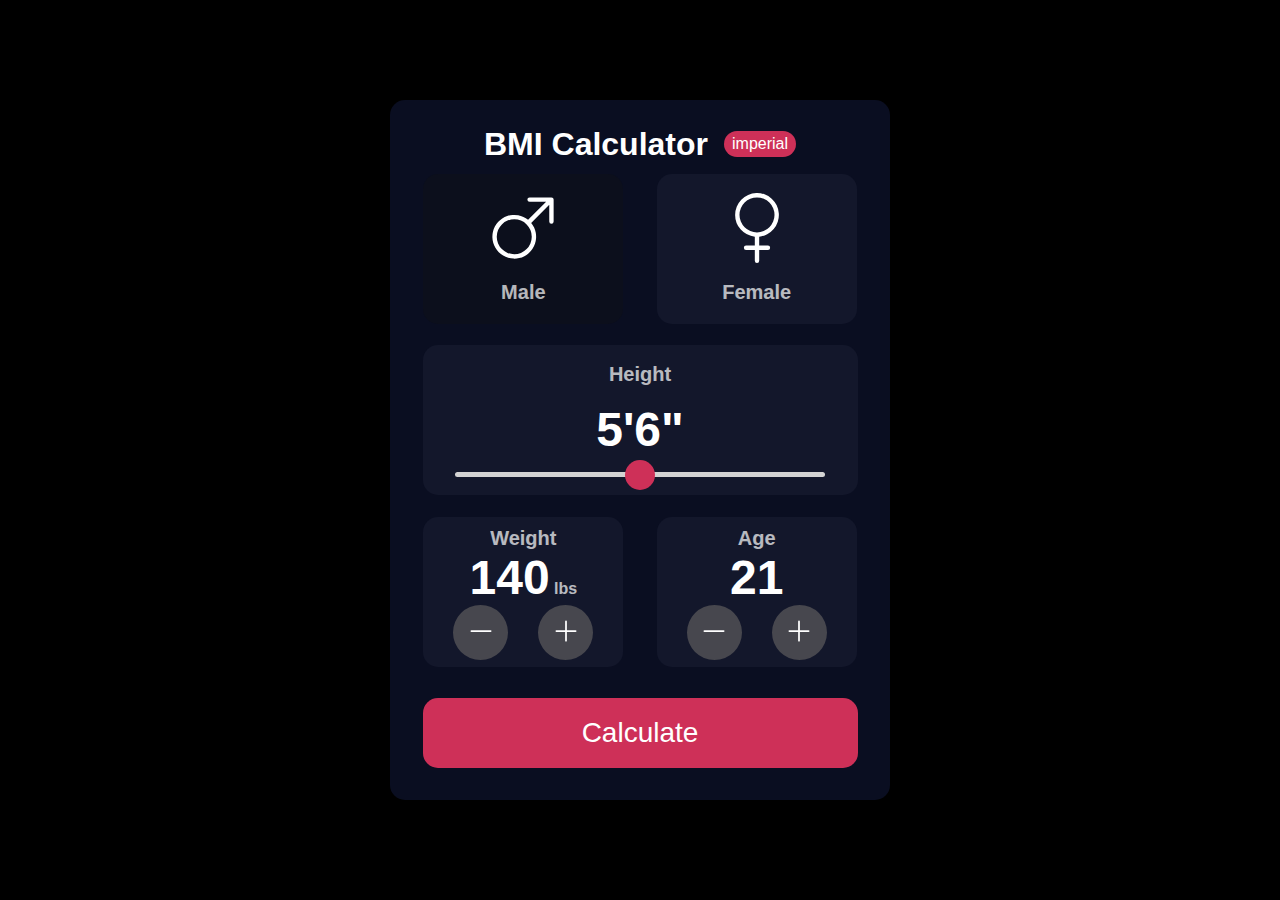
<file: index.html>
<!DOCTYPE html>
<html lang="en">
<head>
    <meta charset="UTF-8">
    <meta name="viewport" content="width=device-width, initial-scale=1.0, user-scalable=no">
    
    <link rel="stylesheet" href="style.css">
    <title>BMI Calculator</title>
</head>
<body>
    
    <!--bmi calculator-->
    <div id="bmi-container">
			<div id="bmi-top">
        <!--app title-->
				<h1 id="bmi-title">BMI Calculator</h1>
        <!--button toggle unit system-->
					<button id="btn-unit" class="btn"></button>
			</div>
        <!--gender select-->
        <button id="male" class="small-blocks"><svg xmlns="http://www.w3.org/2000/svg" width="70" height="70" fill="currentColor" class="bi bi-gender-male" viewBox="0 0 16 16">
            <path fill-rule="evenodd" d="M9.5 2a.5.5 0 0 1 0-1h5a.5.5 0 0 1 .5.5v5a.5.5 0 0 1-1 0V2.707L9.871 6.836a5 5 0 1 1-.707-.707L13.293 2zM6 6a4 4 0 1 0 0 8 4 4 0 0 0 0-8"/>
          </svg><p class="titles">Male</p></button>
        <button id="female" class="small-blocks"><svg xmlns="http://www.w3.org/2000/svg" width="70" height="70" fill="currentColor" class="bi bi-gender-female" viewBox="0 0 16 16">
            <path fill-rule="evenodd" d="M8 1a4 4 0 1 0 0 8 4 4 0 0 0 0-8M3 5a5 5 0 1 1 5.5 4.975V12h2a.5.5 0 0 1 0 1h-2v2.5a.5.5 0 0 1-1 0V13h-2a.5.5 0 0 1 0-1h2V9.975A5 5 0 0 1 3 5"/>
          </svg><p class="titles">Female</p></button>
        <!--height select-->
        <div id="height-block">
            <p id="height-title" class="titles">Height</p>
            <p id="height-num" class="numbers">5'6"</p>
            <input type="range" min="48" max="84" value="66" class="slider" id="height-slider">
        </div>
        <!--weight select-->
        <div class="small-blocks">
            <p id="weight-title" class="titles">Weight</p>
            <p class="numbers"><span id="weight-num">140</span><span id="weight-unit" class="mini"> lbs</span></p>
            <button id="weight-dec" class="inc-btns">
                <svg xmlns="http://www.w3.org/2000/svg" width="16" height="16" fill="currentColor" class="bi bi-dash-lg" viewBox="0 0 16 16">
                  <path fill-rule="evenodd" d="M2 8a.5.5 0 0 1 .5-.5h11a.5.5 0 0 1 0 1h-11A.5.5 0 0 1 2 8"/>
                </svg>
            </button>
            <button id="weight-inc" class="inc-btns">
                <svg xmlns="http://www.w3.org/2000/svg" width="16" height="16" fill="currentColor" class="bi bi-plus-lg" viewBox="0 0 16 16">
                <path fill-rule="evenodd" d="M8 2a.5.5 0 0 1 .5.5v5h5a.5.5 0 0 1 0 1h-5v5a.5.5 0 0 1-1 0v-5h-5a.5.5 0 0 1 0-1h5v-5A.5.5 0 0 1 8 2"/>
              </svg>
            </button>
        </div>
        <!--age select-->
        <div class="small-blocks">
            <p id="age-title" class="titles">Age</p>
            <p id="age-num" class="numbers">21</p>
            <button id="age-dec" class="inc-btns">
                <svg xmlns="http://www.w3.org/2000/svg" width="16" height="16" fill="currentColor" class="bi bi-dash-lg" viewBox="0 0 16 16">
                  <path fill-rule="evenodd" d="M2 8a.5.5 0 0 1 .5-.5h11a.5.5 0 0 1 0 1h-11A.5.5 0 0 1 2 8"/>
                </svg>
            </button>
            <button id="age-inc" class="inc-btns">
                <svg xmlns="http://www.w3.org/2000/svg" width="16" height="16" fill="currentColor" class="bi bi-plus-lg" viewBox="0 0 16 16">
                <path fill-rule="evenodd" d="M8 2a.5.5 0 0 1 .5.5v5h5a.5.5 0 0 1 0 1h-5v5a.5.5 0 0 1-1 0v-5h-5a.5.5 0 0 1 0-1h5v-5A.5.5 0 0 1 8 2"/>
              </svg>
            </button>
        </div>
        <!--calculate button-->
        <button id="calculate">Calculate</button>

    </div>

    <!--script-->
    <script src="script.js"></script>
    
</body>
</html>
</file>
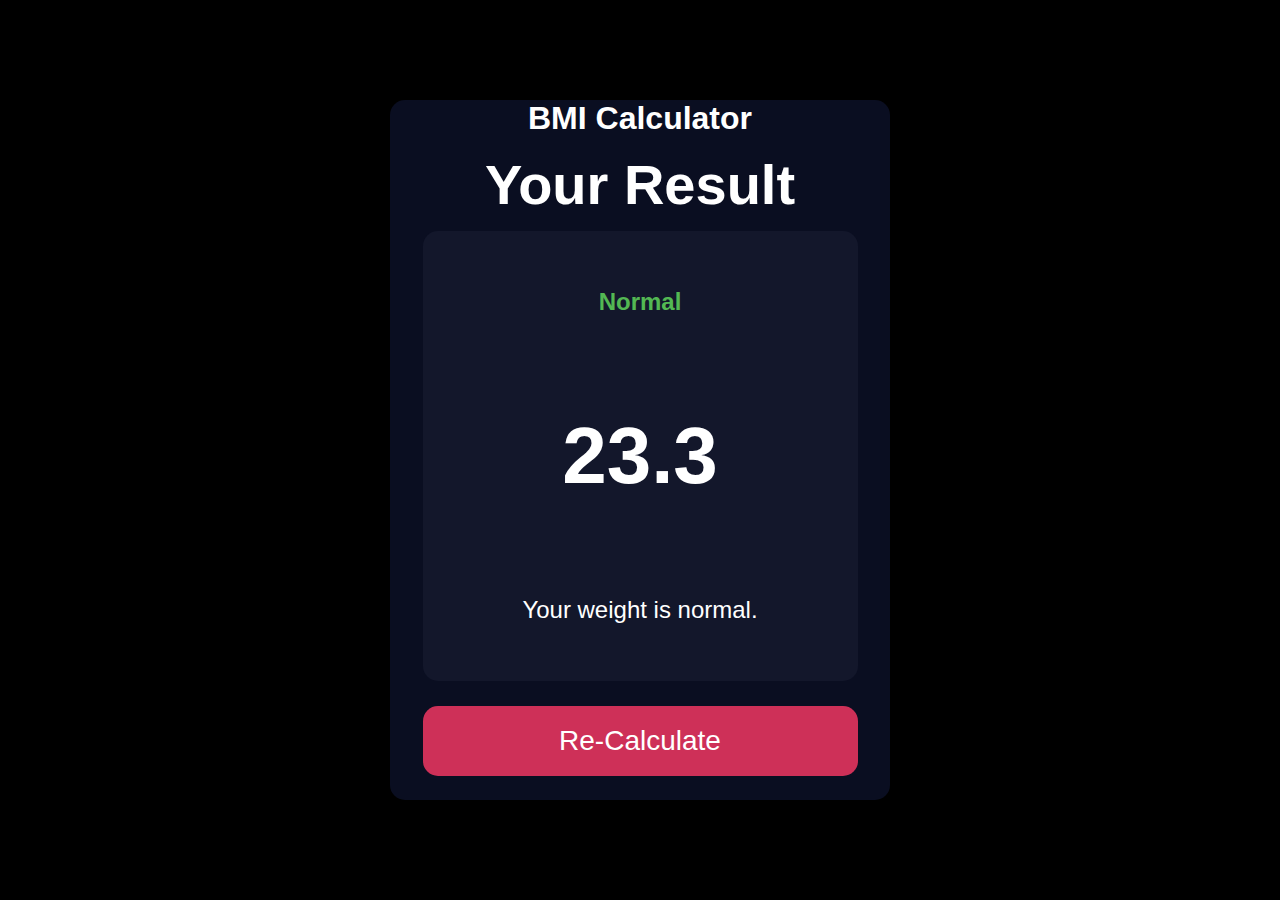
<file: result.html>
<!DOCTYPE html>
<html lang="en">
<head>
    <meta charset="UTF-8">
    <meta name="viewport" content="width=device-width, initial-scale=1.0, user-scalable=no">
    
    <link rel="stylesheet" href="style.css">
    <title>BMI Calculator</title>
</head>
<body>
    
    <!--bmi calculator-->
    <div id="bmi-container">
        <!--app title-->
        <h1 id="bmi-title">BMI Calculator</h1>
        <h1 id="result-title">Your Result</h1>
        <!--result block-->
        <div id="result-block">
            <p id="result-block-title" class="titles">Normal</p>
            <p id="result-num">23.3</p>
            <p id="result-text">Your weight is normal.</p>
        </div>
        <!--calculate button-->
        <button id="calculate">Re-Calculate</button>

    </div>

    <!--script-->
    <script src="result.js"></script>
    
</body>
</html>
</file>
<file: style.css>
* {
  margin: 0;
  box-sizing: border-box;
  font-family: Arial, Helvetica, sans-serif;
  -webkit-user-select: none; /* Safari */
  -moz-user-select: none; /* Firefox */
  -ms-user-select: none; /* Internet Explorer/Edge */
  user-select: none; /* Non-prefixed version, currently supported by Chrome, Opera and Edge */
}
html,
body {
  touch-action: manipulation;
  -ms-touch-action: manipulation;
}
body {
  background: black;
  display: flex;
  justify-content: center;
  align-items: center;
  height: 100vh;
}
#bmi-container {
  border-radius: 15px;
  display: flex;
  flex-wrap: wrap;
  justify-content: space-evenly;
  min-height: 640px;
  max-height: 700px;
  height: 100vh;
  max-width: 500px;
  background: #0a0e21;
}
#bmi-top {
  width: 100%;
  display: flex;
  justify-content: center;
  align-items: center;
  gap: 1rem;
  padding: 15px 0px 0px 0px;
}
#bmi-title {
  color: white;
  text-align: center;
}
#btn-unit {
  background-color: #ce3058;
  border: none;
  color: white;
  font-size: 1rem;
  border-radius: 15px;
  padding: 0.25rem 0.5rem;
}
#btn-unit:hover {
  opacity: 80%;
}
#male:hover {
  opacity: 80%;
}
#female:hover {
  opacity: 80%;
}
.titles {
  font-size: 1.25rem;
  width: 100%;
  text-align: center;
  opacity: 70%;
  font-weight: 600;
}
.numbers {
  font-size: 3rem;
  font-weight: 600;
  width: 100%;
  text-align: center;
}
.mini {
  font-size: 1rem;
  opacity: 70%;
}
#height-block {
  height: 150px;
  width: 87%;
  color: white;
  background-color: #13172b;
  border-radius: 15px;
  display: flex;
  justify-content: center;
  align-items: center;
  flex-wrap: wrap;
  padding: 10px 0 10px 0;
}
#result-block {
  height: 450px;
  width: 87%;
  color: white;
  background-color: #13172b;
  border-radius: 15px;
  display: flex;
  justify-content: center;
  align-items: center;
  flex-wrap: wrap;
  padding: 10px 0 10px 0;
}
#result-title {
  color: white;
  font-size: 3.5rem;
}
#result-block-title {
  color: rgb(83, 184, 83);
  font-size: 1.5rem;
  opacity: 1;
}
#result-num {
  font-size: 5rem;
  font-weight: 800;
  width: 100%;
  text-align: center;
}
#result-text {
  font-size: 1.5rem;
}
.slider {
  -webkit-appearance: none;
  width: 85%;
  height: 5px;
  background: #d3d3d3;
  border-radius: 3px;
  outline: none;
  opacity: 1;
  -webkit-transition: 0.2s;
  transition: opacity 0.2s;
}
.slider:hover {
  border: 1px solid white;
}
.slider::-webkit-slider-thumb {
  border-radius: 50%;
  -webkit-appearance: none;
  appearance: none;
  width: 30px;
  height: 30px;
  background: #ce3058;
}
.slider::-webkit-slider-thumb {
  border-radius: 50%;
  -webkit-appearance: none;
  appearance: none;
  width: 30px;
  height: 30px;
  background: #ce3058;
}
.slider::-moz-range-thumb {
  border-radius: 50%;
  width: 30px;
  height: 30px;
  background: #ce3058;
  border: none;
}
.small-blocks {
  width: 40%;
  height: 150px;
  background-color: #13172b;
  color: white;
  border-radius: 15px;
  display: flex;
  justify-content: space-evenly;
  flex-wrap: wrap;
  align-items: center;
  border: none;
  padding: 10px 0 10px 0;
}
.inc-btns .bi {
  scale: 1.75;
}
.inc-btns {
  border: none;
  border-radius: 50%;
  height: 55px;
  width: 55px;
  color: white;
  background-color: #47474e;
}
.inc-btns:hover {
  opacity: 80%;
}
#calculate {
  background-color: #ce3058;
  border: none;
  color: white;
  height: 70px;
  width: 87%;
  font-size: 1.75rem;
  border-radius: 15px;
  margin: 10px 0 10px 0;
}
#calculate:hover {
  opacity: 80%;
}
</file>
